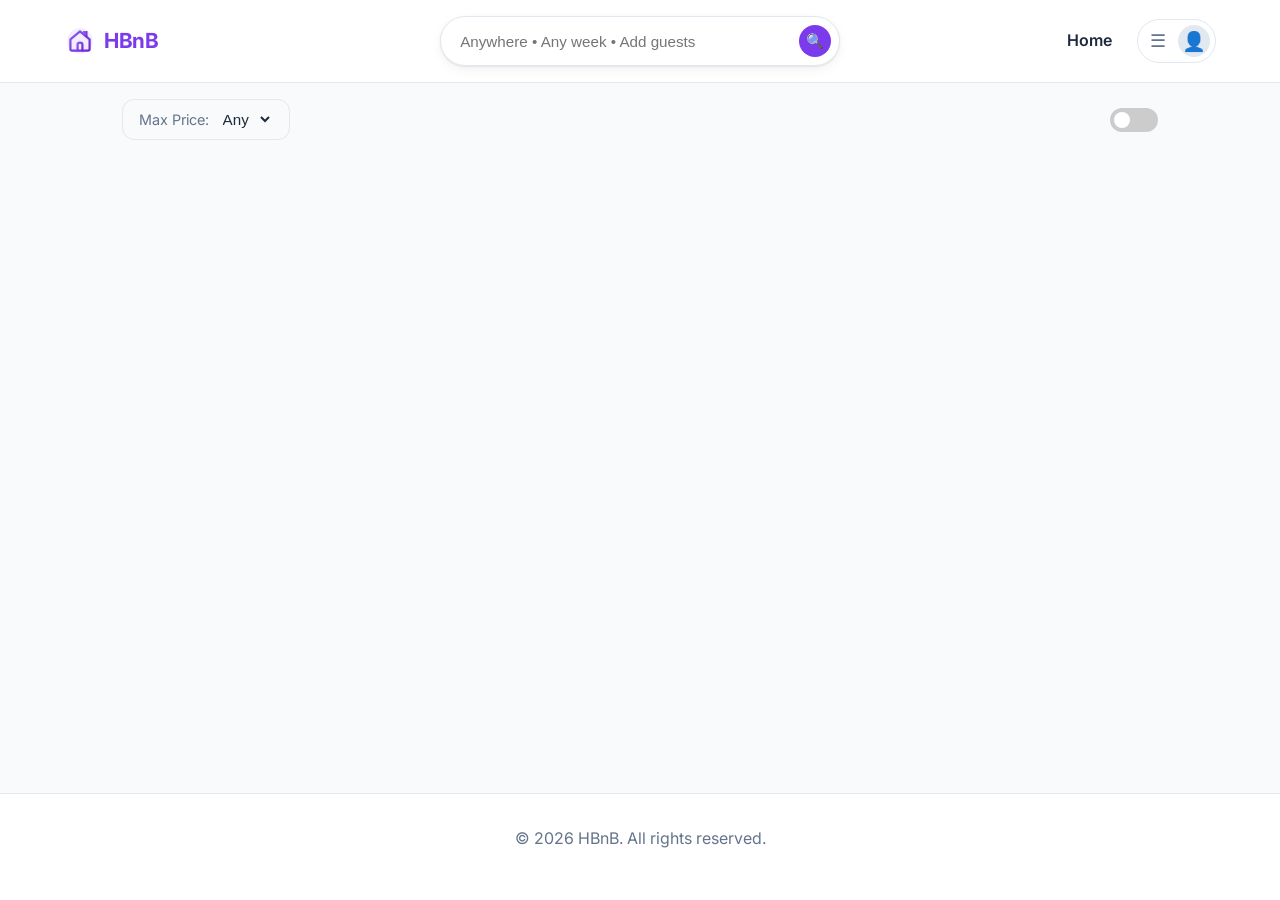
<file: part4/base_files/index.html>
<!DOCTYPE html>
<html lang="en">
<head>
    <meta charset="UTF-8">
    <meta name="viewport" content="width=device-width, initial-scale=1.0">
    <title>HBnB | Discover Amazing Places</title>
    <link rel="stylesheet" href="styles.css">
</head>
<body>

<header style="display: flex; justify-content: space-between; align-items: center; padding: 1rem 5%; border-bottom: 1px solid var(--border-color); background: var(--surface-color); position: sticky; top: 0; z-index: 100;">
    <a href="index.html" class="logo-container" style="flex: 1; display: flex; align-items: center; gap: 8px; text-decoration: none;">
        <img src="images/logo.svg" alt="HBnB Logo" class="logo-image" style="height: 32px;">
        <div class="brand-name" style="color: var(--primary-color); font-size: 1.3rem; font-weight: 700; letter-spacing: -0.5px;">HBnB</div>
    </a>
    
    <div class="header-search-pill" style="display: flex; align-items: center; background: var(--surface-color); border: 1px solid var(--border-color); border-radius: 40px; padding: 0.5rem; padding-left: 1.2rem; box-shadow: 0 1px 2px rgba(0,0,0,0.08), 0 4px 12px rgba(0,0,0,0.05); flex: 2; max-width: 400px; transition: box-shadow 0.2s;">
        <input type="text" id="search-filter" placeholder="Anywhere • Any week • Add guests" style="border: none; outline: none; background: transparent; flex: 1; color: var(--text-primary); font-size: 0.95rem; font-weight: 500; width: 100%;">
        <div style="background: var(--primary-color); color: white; width: 32px; height: 32px; border-radius: 50%; display: flex; align-items: center; justify-content: center; font-size: 0.9rem; flex-shrink: 0; cursor: pointer; margin-left: 8px;">
            🔍
        </div>
    </div>
    
    <nav style="flex: 1; display: flex; justify-content: flex-end; align-items: center; gap: 15px;">
        <a href="index.html" style="text-decoration: none; font-weight: 600; color: var(--text-primary); margin-right: 10px;">Home</a>
        <div id="nav-actions-container" style="display: flex; gap: 10px; align-items: center;">
            <a href="login.html" class="btn login-button" id="login-link" style="padding: 0.5rem 1.2rem; border-radius: 20px; font-size: 0.9rem; border: none; box-shadow: none;">Log in</a>
        </div>
        <div class="user-nav-pill" style="display: flex; align-items: center; gap: 12px; border: 1px solid var(--border-color); border-radius: 30px; padding: 5px 5px 5px 12px; cursor: pointer; transition: box-shadow 0.2s;">
            <div style="font-size: 1.1rem; color: var(--text-secondary);">☰</div>
            <div style="background: #e2e8f0; color: #64748b; width: 32px; height: 32px; border-radius: 50%; display: flex; align-items: center; justify-content: center; font-size: 1.2rem; overflow: hidden;">
                👤
            </div>
        </div>
    </nav>
</header>

<main style="padding-top: 1rem;">
    <!-- Minimalist Category / Price Filter Row -->
    <div style="display: flex; align-items: center; gap: 15px; margin-bottom: 2rem; padding: 0 5%; overflow-x: auto;">
        <div style="display: flex; align-items: center; gap: 10px; border: 1px solid var(--border-color); border-radius: 12px; padding: 0.5rem 1rem;">
            <span style="font-size: 0.9rem; color: var(--text-secondary);">Max Price:</span>
            <select id="price-filter" style="border: none; outline: none; background: transparent; color: var(--text-primary); font-weight: 500; font-size: 0.95rem; cursor: pointer;">
                <option value="All">Any</option>
                <option value="10">$10</option>
                <option value="50">$50</option>
                <option value="100">$100</option>
                <option value="200">$200</option>
                <option value="500">$500</option>
            </select>
        </div>
        
        <div class="theme-switch-wrapper" style="margin-left: auto;">
            <label class="theme-switch" for="checkbox">
                <input type="checkbox" id="checkbox" />
                <div class="slider round"></div>
            </label>
        </div>
    </div>

    <section id="places-list" style="padding: 0 5%;">
        <!-- Generated by scripts.js -->
    </section>
</main>

<footer>
    <p>&copy; 2026 HBnB. All rights reserved.</p>
</footer>

<script src="scripts.js?v=2"></script>
</body>
</html>
</file>
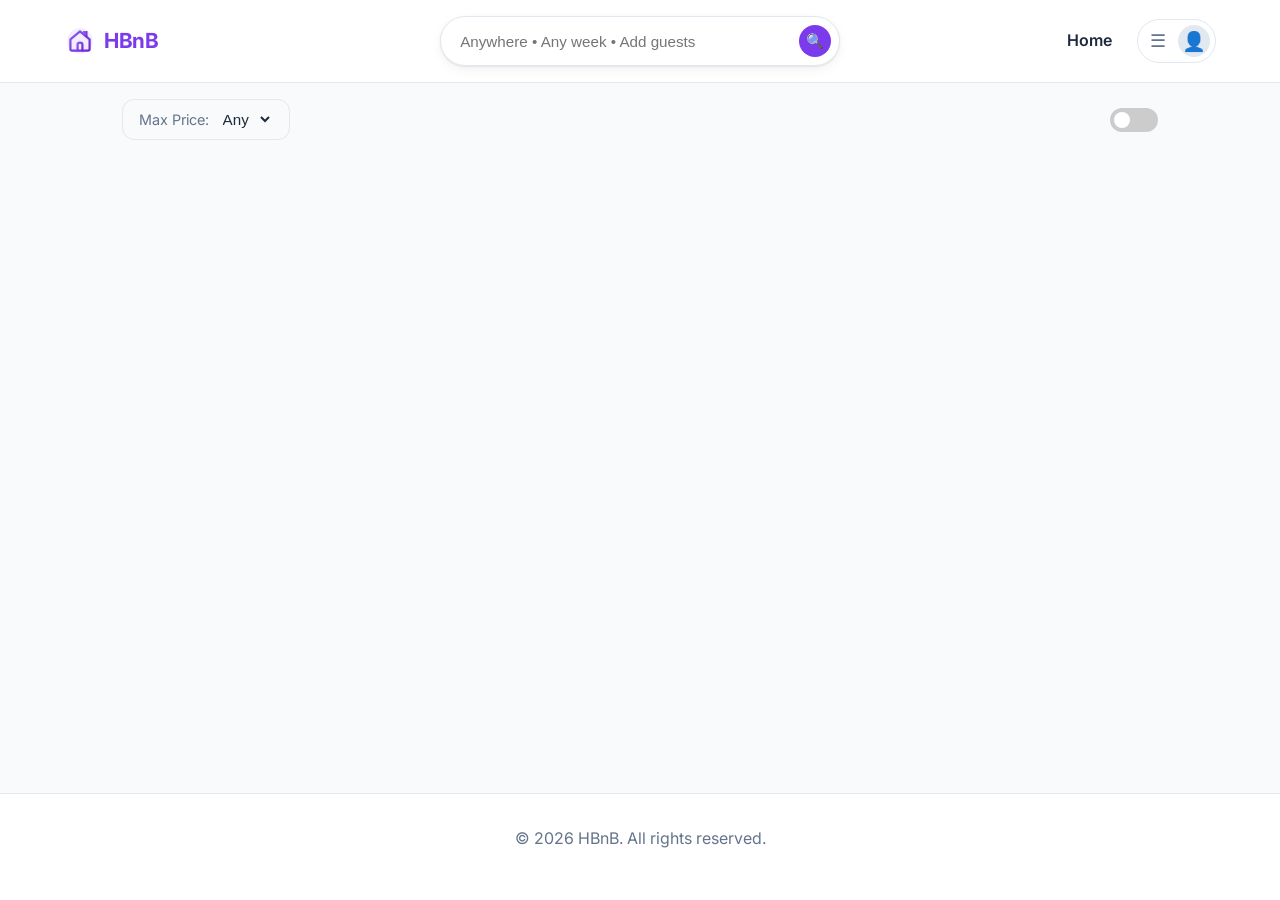
<file: part4/base_files/add_amenity.html>
<!DOCTYPE html>
<html lang="en">
<head>
    <meta charset="UTF-8">
    <meta name="viewport" content="width=device-width, initial-scale=1.0">
    <title>HBnB - Add New Amenity</title>
    <link rel="stylesheet" href="styles.css">
    <style>
        .add-place-container { /* Reusing container style */
            max-width: 600px;
            margin: 0 auto;
        }
        .form-row {
            display: flex;
            gap: 20px;
            flex-wrap: wrap;
        }
        .form-row .form-group {
            flex: 1;
            min-width: 250px;
        }
    </style>
</head>
<body>

<header style="display: flex; justify-content: space-between; align-items: center; padding: 1rem 5%; border-bottom: 1px solid var(--border-color); background: var(--surface-color); position: sticky; top: 0; z-index: 100;">
    <a href="index.html" class="logo-container" style="flex: 1; display: flex; align-items: center; gap: 8px; text-decoration: none;">
        <img src="images/logo.svg" alt="HBnB Logo" class="logo-image" style="height: 32px;" onerror="this.style.display='none'">
        <div class="brand-name" style="color: var(--primary-color); font-size: 1.3rem; font-weight: 700; letter-spacing: -0.5px;">HBnB</div>
    </a>
    
    <div style="flex: 2; display: flex; justify-content: center;">
        <div style="font-weight: 600; font-size: 1.1rem; color: var(--text-primary);">Host Dashboard</div>
    </div>
    
    <nav style="flex: 1; display: flex; justify-content: flex-end; align-items: center; gap: 15px; position: relative;">
        <a href="index.html" style="text-decoration: none; font-weight: 600; color: var(--text-primary); margin-right: 10px;">Switch to traveling</a>
        <div class="user-nav-pill" style="display: flex; align-items: center; gap: 12px; border: 1px solid var(--border-color); border-radius: 30px; padding: 5px 5px 5px 12px; cursor: pointer; transition: box-shadow 0.2s; background: var(--surface-color);">
            <div style="font-size: 1.1rem; color: var(--text-secondary);">☰</div>
            <div style="background: #e2e8f0; color: #64748b; width: 32px; height: 32px; border-radius: 50%; display: flex; align-items: center; justify-content: center; font-size: 1.2rem; overflow: hidden;">
                👤
            </div>
        </div>
    </nav>
</header>

<main class="add-place-container">
    <div class="form-card" style="max-width: 100%; margin-top: 2rem;">
        <h2 class="form-title">Add a New Amenity</h2>
        <p style="text-align: center; color: var(--text-secondary); margin-bottom: 2rem;">As an admin, you can define new amenities that hosts can select.</p>
        
        <form id="add-amenity-form">
            <div class="form-group">
                <label for="amenity-name">Amenity Name</label>
                <input type="text" id="amenity-name" placeholder="e.g. Swimming Pool, High-Speed WiFi" required>
            </div>
            
            <div class="form-group">
                <label for="amenity-icon">Icon Image URL</label>
                <input type="url" id="amenity-icon" placeholder="https://example.com/icon.png" style="width: 100%; border-radius: var(--radius); border: 1px solid var(--border-color); padding: 0.75rem; background-color: var(--input-bg); color: var(--text-color); font-family: inherit; font-size: 1rem;">
            </div>

            <div class="form-group">
                <label for="amenity-description">Description (Optional)</label>
                <textarea id="amenity-description" rows="3" placeholder="Briefly describe this amenity..." style="width: 100%; border-radius: var(--radius); border: 1px solid var(--border-color); padding: 0.75rem; background-color: var(--input-bg); color: var(--text-color); font-family: inherit; font-size: 1rem; resize: vertical;"></textarea>
            </div>

            <div class="form-actions" style="margin-top: 1.5rem;">
                <button type="submit" class="btn" style="width: 100%;">Create Amenity</button>
            </div>
        </form>
    </div>
</main>

<script src="scripts.js"></script>
</body>
</html>
</file>
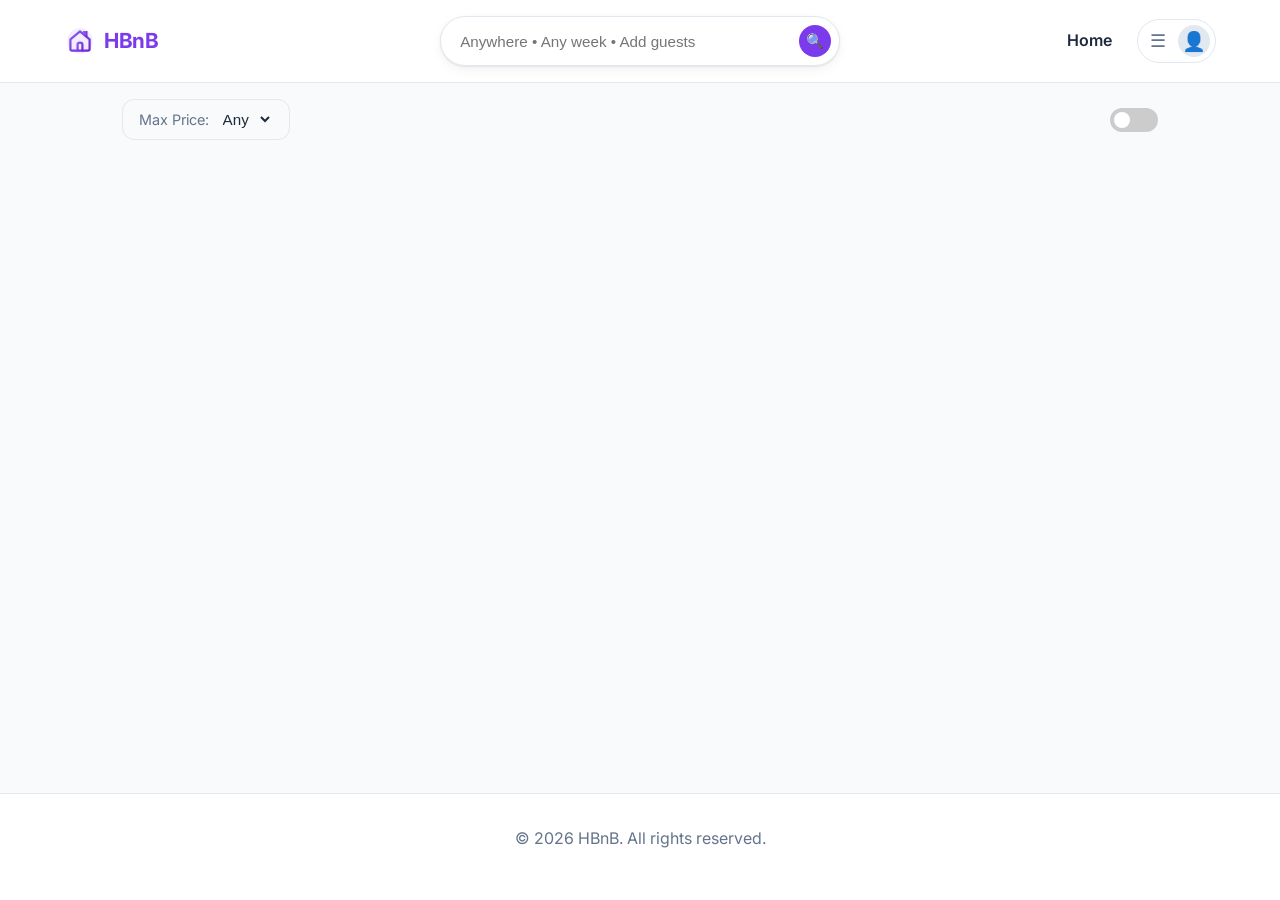
<file: part4/base_files/add_review.html>
<!DOCTYPE html>
<html lang="en">
<head>
    <meta charset="UTF-8">
    <meta name="viewport" content="width=device-width, initial-scale=1.0">
    <title>Add Review | HBnB</title>
    <link rel="stylesheet" href="styles.css">
</head>
<body>

<header style="display: flex; justify-content: space-between; align-items: center; padding: 1rem 5%; border-bottom: 1px solid var(--border-color); background: var(--surface-color); position: sticky; top: 0; z-index: 100;">
    <a href="index.html" class="logo-container" style="flex: 1; display: flex; align-items: center; gap: 8px; text-decoration: none;">
        <img src="images/logo.svg" alt="HBnB Logo" class="logo-image" style="height: 32px;">
        <div class="brand-name" style="color: var(--primary-color); font-size: 1.3rem; font-weight: 700; letter-spacing: -0.5px;">HBnB</div>
    </a>
    
    <div style="flex: 2;"></div>
    
    <nav style="flex: 1; display: flex; justify-content: flex-end; align-items: center; gap: 15px;">
        <a href="index.html" style="text-decoration: none; font-weight: 600; color: var(--text-primary); margin-right: 10px;">Home</a>
        <div class="theme-switch-wrapper" style="margin-right: 15px;">
            <label class="theme-switch" for="checkbox">
                <input type="checkbox" id="checkbox" />
                <div class="slider round"></div>
            </label>
        </div>
        <div id="nav-actions-container" style="display: flex; gap: 10px; align-items: center;">
            <a href="login.html" class="btn login-button" id="login-link" style="padding: 0.5rem 1.2rem; border-radius: 20px; font-size: 0.9rem; border: none; box-shadow: none;">Log in</a>
        </div>
        <div class="user-nav-pill" style="display: flex; align-items: center; gap: 12px; border: 1px solid var(--border-color); border-radius: 30px; padding: 5px 5px 5px 12px; cursor: pointer; transition: box-shadow 0.2s;">
            <div style="font-size: 1.1rem; color: var(--text-secondary);">☰</div>
            <div style="background: #e2e8f0; color: #64748b; width: 32px; height: 32px; border-radius: 50%; display: flex; align-items: center; justify-content: center; font-size: 1.2rem; overflow: hidden;">
                👤
            </div>
        </div>
    </nav>
</header>

<main>
    <div class="form-card admin-restricted">
        <h2 class="form-title">Tell Us Your Experience</h2>

        <form class="add-review form" id="review-form">
            <div class="form-group">
                <label for="rating">Rating</label>
                <select id="rating" required>
                    <option value="" disabled selected>Select rating out of 5</option>
                    <option value="1">1 - Poor</option>
                    <option value="2">2 - Fair</option>
                    <option value="3">3 - Good</option>
                    <option value="4">4 - Very Good</option>
                    <option value="5">5 - Excellent</option>
                </select>
            </div>
            
            <div class="form-group">
                <label for="review-text">Review</label>
                <textarea id="review-text" placeholder="I absolutely loved my stay..." rows="5" required></textarea>
            </div>

            <div class="form-actions">
                <button type="submit" class="btn">Submit Review</button>
            </div>
            <div id="review-msg" style="margin-top: 15px; text-align: center; font-size: 0.95rem; font-weight: 500;"></div>
        </form>
    </div>
</main>

<footer>
    <p>&copy; 2026 HBnB. All rights reserved.</p>
</footer>

<script src="scripts.js"></script>
</body>
</html>
</file>
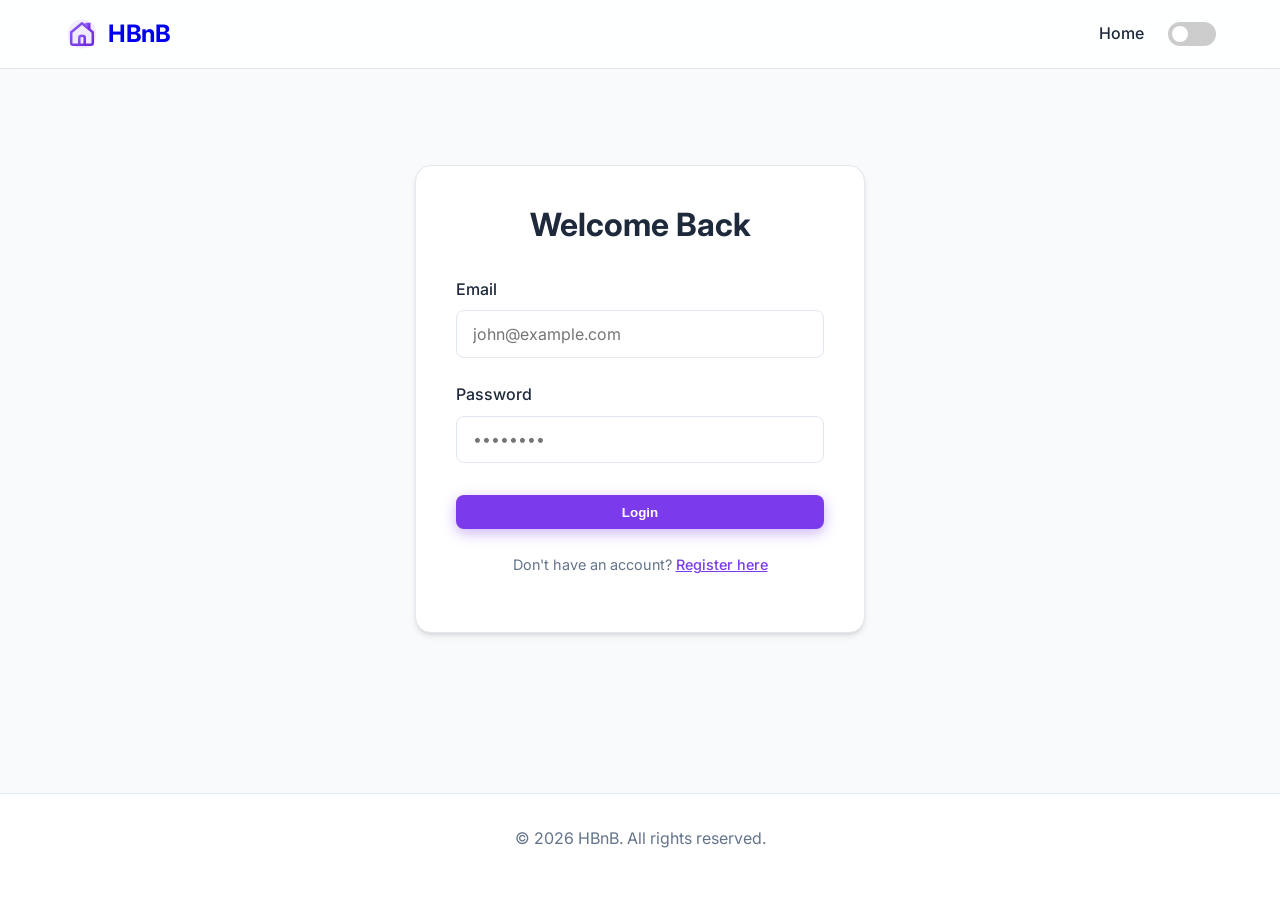
<file: part4/base_files/login.html>
<!DOCTYPE html>
<html lang="en">
<head>
    <meta charset="UTF-8">
    <meta name="viewport" content="width=device-width, initial-scale=1.0">
    <title>Login | HBnB</title>
    <link rel="stylesheet" href="styles.css">
</head>
<body>

<header>
    <a href="index.html" class="logo-container">
        <img src="images/logo.svg" alt="HBnB Logo" class="logo-image">
        <div class="brand-name">HBnB</div>
    </a>
    <nav>
        <a href="index.html">Home</a>
        <div class="theme-switch-wrapper">
            <label class="theme-switch" for="checkbox">
                <input type="checkbox" id="checkbox" />
                <div class="slider round"></div>
            </label>
        </div>
    </nav>
</header>

<main>
    <div class="form-card">
        <h2 class="form-title">Welcome Back</h2>
        
        <form id="login-form">
            <div class="form-group">
                <label for="email">Email</label>
                <input type="email" id="email" placeholder="john@example.com" required>
            </div>
            
            <div class="form-group">
                <label for="password">Password</label>
                <input type="password" id="password" placeholder="••••••••" required>
            </div>
            
            <div class="form-actions">
                <button type="submit" class="btn">Login</button>
            </div>
            
            <p style="text-align: center; margin-top: 1.5rem; font-size: 0.9rem;">
                Don't have an account? <a href="register.html" style="color: var(--primary-color); font-weight: 500;">Register here</a>
            </p>
        </form>
    </div>
</main>

<footer>
    <p>&copy; 2026 HBnB. All rights reserved.</p>
</footer>

<script src="scripts.js"></script>
</body>
</html>
</file>
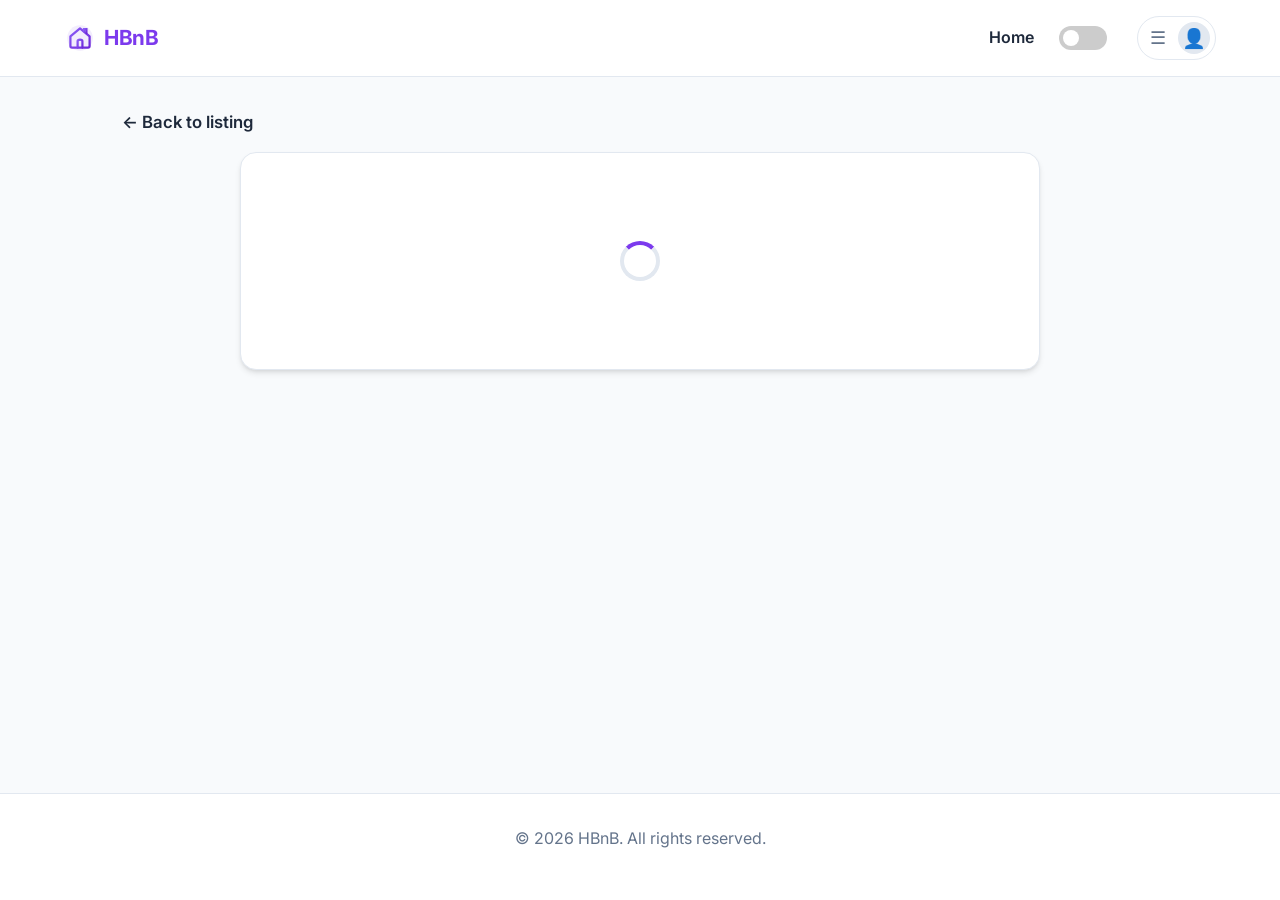
<file: part4/base_files/place.html>
<!DOCTYPE html>
<html lang="en">
<head>
    <meta charset="UTF-8">
    <meta name="viewport" content="width=device-width, initial-scale=1.0">
    <title>Place Details | HBnB</title>
    <link rel="stylesheet" href="styles.css">
</head>
<body>

<header style="display: flex; justify-content: space-between; align-items: center; padding: 1rem 5%; border-bottom: 1px solid var(--border-color); background: var(--surface-color); position: sticky; top: 0; z-index: 100;">
    <a href="index.html" class="logo-container" style="flex: 1; display: flex; align-items: center; gap: 8px; text-decoration: none;">
        <img src="images/logo.svg" alt="HBnB Logo" class="logo-image" style="height: 32px;">
        <div class="brand-name" style="color: var(--primary-color); font-size: 1.3rem; font-weight: 700; letter-spacing: -0.5px;">HBnB</div>
    </a>
    
    <div style="flex: 2;"></div> <!-- Empty space instead of search pill on place.html unless needed -->
    
    <nav style="flex: 1; display: flex; justify-content: flex-end; align-items: center; gap: 15px;">
        <a href="index.html" style="text-decoration: none; font-weight: 600; color: var(--text-primary); margin-right: 10px;">Home</a>
        <div class="theme-switch-wrapper" style="margin-right: 15px;">
            <label class="theme-switch" for="checkbox">
                <input type="checkbox" id="checkbox" />
                <div class="slider round"></div>
            </label>
        </div>
        <div id="nav-actions-container" style="display: flex; gap: 10px; align-items: center;">
            <a href="login.html" class="btn login-button" id="login-link" style="padding: 0.5rem 1.2rem; border-radius: 20px; font-size: 0.9rem; border: none; box-shadow: none;">Log in</a>
        </div>
        <div class="user-nav-pill" style="display: flex; align-items: center; gap: 12px; border: 1px solid var(--border-color); border-radius: 30px; padding: 5px 5px 5px 12px; cursor: pointer; transition: box-shadow 0.2s;">
            <div style="font-size: 1.1rem; color: var(--text-secondary);">☰</div>
            <div style="background: #e2e8f0; color: #64748b; width: 32px; height: 32px; border-radius: 50%; display: flex; align-items: center; justify-content: center; font-size: 1.2rem; overflow: hidden;">
                👤
            </div>
        </div>
    </nav>
</header>

<main style="padding-top: 2rem;">
    <div style="padding: 0 5%; margin-bottom: 1rem;">
        <a href="index.html" style="text-decoration: none; font-weight: 600; font-size: 1.05rem; color: var(--text-primary);">← Back to listing</a>
    </div>
    <section id="place-details" class="card-container place-details">
        <div class="loading">
            <div class="spinner"></div>
        </div>
    </section>

    <section id="add-review" class="admin-restricted" style="text-align: center; margin-bottom: 2rem; display: none;">
        <a href="#" id="add-review-link" class="btn" style="font-size: 1.1rem; padding: 0.8rem 2rem;">Write a Review...</a>
    </section>
</main>

<footer>
    <p>&copy; 2026 HBnB. All rights reserved.</p>
</footer>

<script src="scripts.js?v=2"></script>
</body>
</html>
</file>
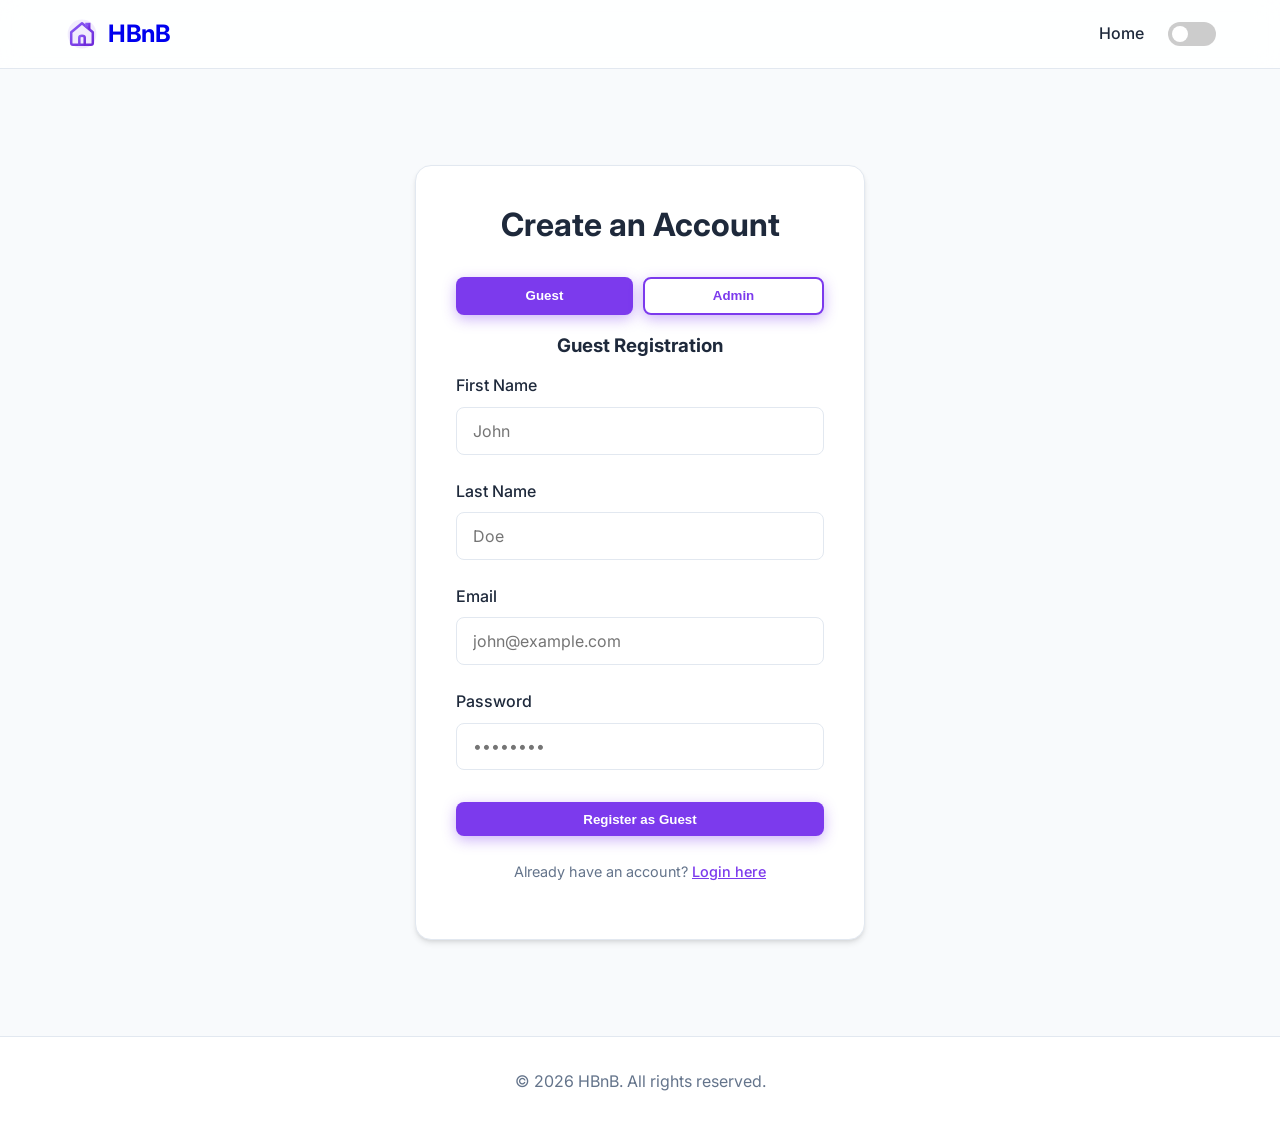
<file: part4/base_files/register.html>
<!DOCTYPE html>
<html lang="en">
<head>
    <meta charset="UTF-8">
    <meta name="viewport" content="width=device-width, initial-scale=1.0">
    <title>Register | HBnB</title>
    <link rel="stylesheet" href="styles.css">
</head>
<body>

<header>
    <a href="index.html" class="logo-container">
        <img src="images/logo.svg" alt="HBnB Logo" class="logo-image">
        <div class="brand-name">HBnB</div>
    </a>
    <nav>
        <a href="index.html">Home</a>
        <div class="theme-switch-wrapper">
            <label class="theme-switch" for="checkbox">
                <input type="checkbox" id="checkbox" />
                <div class="slider round"></div>
            </label>
        </div>
    </nav>
</header>

<main>
    <div class="form-card">
        <h2 class="form-title">Create an Account</h2>
        
        <div class="registration-tabs" style="display: flex; gap: 10px; margin-bottom: 20px;">
            <button id="tab-guest" class="btn" style="flex: 1;" onclick="switchForm('guest')">Guest</button>
            <button id="tab-admin" class="btn" style="flex: 1; background: transparent; color: var(--primary-color); border: 2px solid var(--primary-color);" onclick="switchForm('admin')">Admin</button>
        </div>

        <form id="register-guest-form">
            <h3 style="margin-bottom: 1rem; color: var(--text-color); text-align: center;">Guest Registration</h3>
            <div class="form-group">
                <label for="guest-first-name">First Name</label>
                <input type="text" id="guest-first-name" placeholder="John" required>
            </div>
            <div class="form-group">
                <label for="guest-last-name">Last Name</label>
                <input type="text" id="guest-last-name" placeholder="Doe" required>
            </div>
            <div class="form-group">
                <label for="guest-email">Email</label>
                <input type="email" id="guest-email" placeholder="john@example.com" required>
            </div>
            <div class="form-group">
                <label for="guest-password">Password</label>
                <input type="password" id="guest-password" placeholder="••••••••" required>
            </div>
            <div class="form-actions">
                <button type="submit" class="btn">Register as Guest</button>
            </div>
        </form>

        <form id="register-admin-form" style="display: none;">
            <h3 style="margin-bottom: 1rem; color: var(--text-color); text-align: center;">Admin Registration</h3>
            <div class="form-group">
                <label for="admin-first-name">First Name</label>
                <input type="text" id="admin-first-name" placeholder="Admin" required>
            </div>
            <div class="form-group">
                <label for="admin-last-name">Last Name</label>
                <input type="text" id="admin-last-name" placeholder="User" required>
            </div>
            <div class="form-group">
                <label for="admin-email">Email</label>
                <input type="email" id="admin-email" placeholder="admin@example.com" required>
            </div>
            <div class="form-group">
                <label for="admin-password">Password</label>
                <input type="password" id="admin-password" placeholder="••••••••" required>
            </div>
            <div class="form-actions">
                <button type="submit" class="btn" style="background-color: #8b5cf6;">Register as Admin</button>
            </div>
        </form>

        <p style="text-align: center; margin-top: 1.5rem; font-size: 0.9rem;">
            Already have an account? <a href="login.html" style="color: var(--primary-color); font-weight: 500;">Login here</a>
        </p>
    </div>
</main>

<footer>
    <p>&copy; 2026 HBnB. All rights reserved.</p>
</footer>

<script>
    function switchForm(type) {
        if(type === 'guest') {
            document.getElementById('register-guest-form').style.display = 'block';
            document.getElementById('register-admin-form').style.display = 'none';
            document.getElementById('tab-guest').style.background = 'var(--primary-color)';
            document.getElementById('tab-guest').style.color = '#ffffff';
            document.getElementById('tab-admin').style.background = 'transparent';
            document.getElementById('tab-admin').style.color = 'var(--primary-color)';
        } else {
            document.getElementById('register-guest-form').style.display = 'none';
            document.getElementById('register-admin-form').style.display = 'block';
            document.getElementById('tab-admin').style.background = 'var(--primary-color)';
            document.getElementById('tab-admin').style.color = '#ffffff';
            document.getElementById('tab-guest').style.background = 'transparent';
            document.getElementById('tab-guest').style.color = 'var(--primary-color)';
            document.getElementById('tab-guest').style.border = '2px solid var(--primary-color)';
        }
    }
</script>
<script src="scripts.js"></script>
</body>
</html>
</file>
<file: part4/base_files/styles.css>
@import url('https://fonts.googleapis.com/css2?family=Inter:wght@300;400;500;600;700&display=swap');

:root {
    /* Light Theme (Default) */
    --bg-color: #f8fafc;
    --surface-color: #ffffff;
    --text-primary: #1e293b;
    --text-secondary: #64748b;
    --border-color: #e2e8f0;
    --primary-color: #7c3aed; /* The original purple but vibrant */
    --primary-hover: #6d28d9;
    --card-shadow: 0 4px 6px -1px rgb(0 0 0 / 0.1), 0 2px 4px -2px rgb(0 0 0 / 0.1);
    --header-bg: rgba(255, 255, 255, 0.85);
    --input-bg: #ffffff;
}

[data-theme="dark"] {
    /* Dark Theme */
    --bg-color: #0f172a;
    --surface-color: #1e293b;
    --text-primary: #f8fafc;
    --text-secondary: #cbd5e1;
    --border-color: #334155;
    --primary-color: #8b5cf6;
    --primary-hover: #a78bfa;
    --card-shadow: 0 10px 15px -3px rgb(0 0 0 / 0.5), 0 4px 6px -4px rgb(0 0 0 / 0.5);
    --header-bg: rgba(30, 41, 59, 0.85);
    --input-bg: #0f172a;
}

* {
    margin: 0;
    padding: 0;
    box-sizing: border-box;
    transition: background-color 0.3s ease, color 0.3s ease, border-color 0.3s ease;
}

body {
    font-family: 'Inter', sans-serif;
    background-color: var(--bg-color);
    color: var(--text-primary);
    line-height: 1.6;
    display: flex;
    flex-direction: column;
    min-height: 100vh;
}

/* Typography elements */
h1, h2, h3, h4, h5 {
    font-weight: 700;
    line-height: 1.2;
    margin-bottom: 1rem;
    color: var(--text-primary);
}

p {
    margin-bottom: 1rem;
    color: var(--text-secondary);
}

/* Header */
header {
    background-color: var(--header-bg);
    backdrop-filter: blur(12px);
    -webkit-backdrop-filter: blur(12px);
    padding: 15px 5%;
    display: flex;
    justify-content: space-between;
    align-items: center;
    position: sticky;
    top: 0;
    z-index: 100;
    border-bottom: 1px solid var(--border-color);
}

.logo-container {
    display: flex;
    align-items: center;
    gap: 0.5rem;
    text-decoration: none;
}

.logo-image {
    height: 36px;
    width: auto;
}

.brand-name {
    font-size: 1.5rem;
    font-weight: 700;
    letter-spacing: -0.5px;
}

nav {
    display: flex;
    align-items: center;
    gap: 1.5rem;
}

nav a {
    text-decoration: none;
    color: var(--text-primary);
    font-weight: 500;
    position: relative;
}

nav a:hover {
    color: var(--primary-color);
}

.login-button, .btn {
    background-color: var(--primary-color);
    color: #ffffff;
    padding: 0.6rem 1.2rem;
    border-radius: 8px;
    font-weight: 600;
    text-decoration: none;
    display: inline-block;
    border: none;
    cursor: pointer;
    box-shadow: 0 4px 14px 0 rgba(124, 58, 237, 0.39);
    transition: all 0.2s ease-in-out;
}

.login-button:hover, .btn:hover {
    background-color: var(--primary-hover);
    color: #ffffff;
    transform: translateY(-2px);
    box-shadow: 0 6px 20px rgba(124, 58, 237, 0.23);
}

.btn-secondary {
    background-color: transparent;
    color: var(--text-primary);
    border: 1px solid var(--border-color);
    box-shadow: none;
}

.btn-secondary:hover {
    background-color: var(--surface-color);
    color: var(--primary-color);
    border-color: var(--primary-color);
    transform: translateY(-2px);
}

/* Theme Switcher */
.theme-switch-wrapper {
    display: flex;
    align-items: center;
}

.theme-switch {
    display: inline-block;
    height: 24px;
    position: relative;
    width: 48px;
}

.theme-switch input {
    display: none;
}

.slider {
    background-color: #ccc;
    bottom: 0;
    cursor: pointer;
    left: 0;
    position: absolute;
    right: 0;
    top: 0;
    transition: .4s;
}

.slider:before {
    background-color: #fff;
    bottom: 4px;
    content: "";
    height: 16px;
    left: 4px;
    position: absolute;
    transition: .4s;
    width: 16px;
}

input:checked + .slider {
    background-color: var(--primary-color);
}

input:checked + .slider:before {
    transform: translateX(24px);
}

.slider.round {
    border-radius: 24px;
}

.slider.round:before {
    border-radius: 50%;
}

/* Main Content Area */
main {
    flex: 1;
    padding: 2rem 5%;
    max-width: 1400px;
    margin: 0 auto;
    width: 100%;
}

/* Hero Section */
.hero {
    text-align: center;
    padding: 3rem 0 4rem;
}

.hero h2 {
    font-size: 2.5rem;
    margin-bottom: 1rem;
    background: linear-gradient(135deg, var(--primary-color), #ec4899);
    background-clip: text;
    -webkit-background-clip: text;
    -webkit-text-fill-color: transparent;
}

/* Filters */
.filters {
    display: flex;
    align-items: center;
    justify-content: center;
    gap: 15px;
    margin-bottom: 3rem;
    background: var(--surface-color);
    padding: 1.5rem;
    border-radius: 12px;
    box-shadow: var(--card-shadow);
    border: 1px solid var(--border-color);
}

.filters label {
    font-weight: 500;
}

.filters select {
    padding: 0.5rem 1rem;
    border-radius: 8px;
    border: 1px solid var(--border-color);
    background-color: var(--input-bg);
    color: var(--text-primary);
    font-family: inherit;
    font-size: 1rem;
    cursor: pointer;
    outline: none;
}

.filters select:focus {
    border-color: var(--primary-color);
    box-shadow: 0 0 0 3px rgba(124, 58, 237, 0.2);
}

/* Places Grid */
#places-list {
    display: grid;
    grid-template-columns: repeat(auto-fill, minmax(300px, 1fr));
    gap: 2rem;
}

.place-card {
    background: transparent;
    border-radius: 0;
    overflow: visible;
    box-shadow: none;
    border: none;
    transition: transform 0.2s ease;
    display: flex;
    flex-direction: column;
}

.place-card:hover {
    transform: none;
    box-shadow: none;
}

.place-card-image {
    width: 100%;
    aspect-ratio: 1 / 1;
    border-radius: 16px;
    background-color: var(--border-color);
    background-size: cover;
    background-position: center;
    position: relative;
    display: flex;
    align-items: center;
    justify-content: center;
    margin-bottom: 12px;
}

.place-card-icon {
    display: none;
}

.location-tag {
    font-size: 0.95rem;
    color: var(--text-secondary);
    display: flex;
    align-items: center;
    gap: 4px;
    margin-bottom: 4px;
}

.place-card-content {
    padding: 0;
    flex: 1;
    display: flex;
    flex-direction: column;
}

.place-card h3 {
    margin-bottom: 2px;
    font-size: 1rem;
    font-weight: 600;
    color: var(--text-primary);
}

.place-card p {
    font-size: 0.95rem;
    color: var(--text-secondary);
    margin: 0;
    display: -webkit-box;
    -webkit-line-clamp: 1;
    line-clamp: 1;
    -webkit-box-orient: vertical;
    overflow: hidden;
}

.place-card .price {
    font-size: 1rem;
    font-weight: 600;
    color: var(--text-primary);
    margin: 6px 0 0 0;
}

.place-card .price span {
    font-size: 1rem;
    color: var(--text-primary);
    font-weight: 400;
}

.details-button {
    display: none;
}

/* Card details generic */
.card-container {
    background: var(--surface-color);
    border-radius: 16px;
    box-shadow: var(--card-shadow);
    border: 1px solid var(--border-color);
    padding: 2.5rem;
    max-width: 800px;
    margin: 0 auto 2rem;
}

/* Place Details specific */
.place-header {
    border-bottom: 1px solid var(--border-color);
    padding-bottom: 1.5rem;
    margin-bottom: 1.5rem;
}

.place-header h2 {
    font-size: 2.5rem;
    margin-bottom: 0.5rem;
}

.place-host {
    display: inline-block;
    background: rgba(124, 58, 237, 0.1);
    color: var(--primary-color);
    padding: 0.3rem 0.8rem;
    border-radius: 20px;
    font-weight: 500;
    font-size: 0.875rem;
}

.place-price-tag {
    font-size: 2rem;
    font-weight: 700;
    color: var(--primary-color);
    margin: 1rem 0;
}

.amenities-list {
    display: flex;
    flex-wrap: wrap;
    gap: 0.5rem;
    margin-top: 0.5rem;
}

.amenity-tag {
    background: var(--bg-color);
    border: 1px solid var(--border-color);
    padding: 0.3rem 0.8rem;
    border-radius: 6px;
    font-size: 0.875rem;
}

/* Reviews */
.reviews-section {
    margin-top: 3rem;
}

.reviews-header {
    display: flex;
    justify-content: space-between;
    align-items: center;
    margin-bottom: 1.5rem;
}

.review-card {
    background: var(--bg-color);
    border-radius: 12px;
    padding: 1.5rem;
    margin-bottom: 1rem;
    border: 1px solid var(--border-color);
}

.review-card-header {
    display: flex;
    justify-content: space-between;
    margin-bottom: 0.5rem;
}

.reviewer-name {
    font-weight: 600;
    color: var(--text-primary);
}

.review-rating {
    display: flex;
    gap: 2px;
    color: #fbbf24; /* Star color */
}

/* Forms */
.form-card {
    max-width: 450px;
    width: 100%;
    margin: 4rem auto;
    padding: 2.5rem;
    background: var(--surface-color);
    border-radius: 16px;
    box-shadow: var(--card-shadow);
    border: 1px solid var(--border-color);
}

h2.form-title {
    text-align: center;
    margin-bottom: 2rem;
    font-size: 2rem;
}

.form-group {
    margin-bottom: 1.5rem;
}

.form-group label {
    display: block;
    margin-bottom: 0.5rem;
    font-weight: 500;
}

.form-group input, 
.form-group select, 
.form-group textarea {
    width: 100%;
    padding: 0.8rem 1rem;
    border: 1px solid var(--border-color);
    border-radius: 8px;
    background-color: var(--input-bg);
    color: var(--text-primary);
    font-family: inherit;
    font-size: 1rem;
    outline: none;
    transition: all 0.2s;
}

.form-group input:focus, 
.form-group select:focus, 
.form-group textarea:focus {
    border-color: var(--primary-color);
    box-shadow: 0 0 0 3px rgba(124, 58, 237, 0.2);
}

.form-actions {
    margin-top: 2rem;
    display: flex;
    gap: 1rem;
}

.form-actions .btn {
    flex: 1;
}

/* Footer */
footer {
    background-color: var(--surface-color);
    border-top: 1px solid var(--border-color);
    padding: 2rem 5%;
    text-align: center;
    color: var(--text-secondary);
    margin-top: auto;
}

/* Loading */
.loading {
    display: flex;
    justify-content: center;
    padding: 3rem;
}

.spinner {
    width: 40px;
    height: 40px;
    border: 4px solid var(--border-color);
    border-top-color: var(--primary-color);
    border-radius: 50%;
    animation: spin 1s linear infinite;
}

@keyframes spin {
    to { transform: rotate(360deg); }
}

@media (max-width: 768px) {
    header {
        flex-direction: column;
        gap: 1rem;
    }
    
    .filters {
        flex-direction: column;
        align-items: stretch;
    }
}

/* Administrator Lockdown Styles */
body.user-is-admin .admin-restricted {
    display: none !important;
}
</file>
